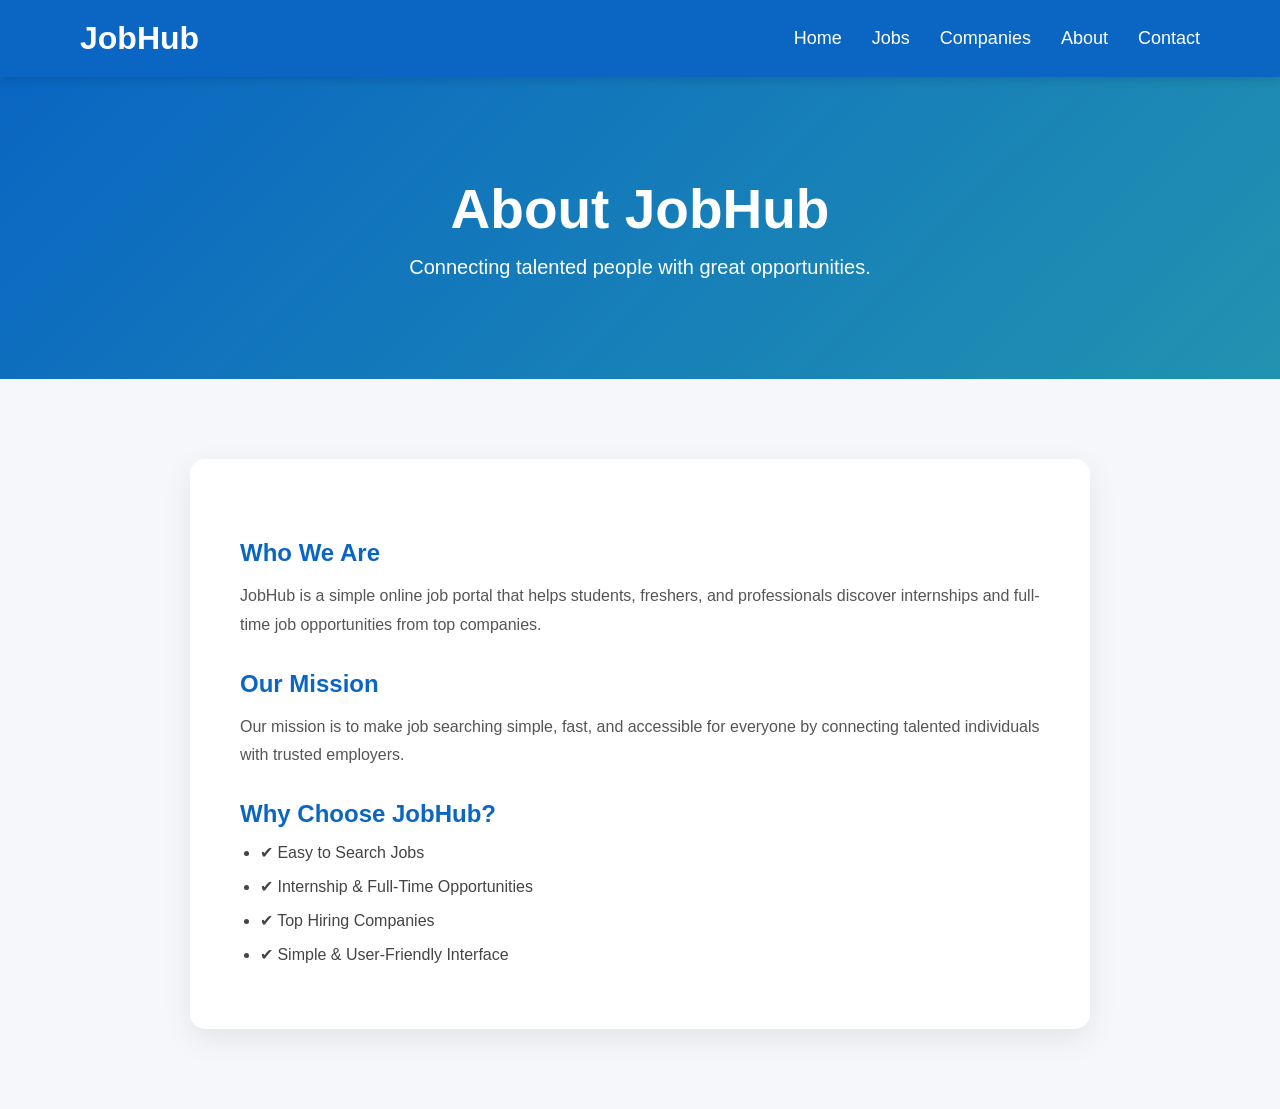
<file: about.html>
<!DOCTYPE html>
<html lang="en">

<head>
    <meta charset="UTF-8">
    <meta name="viewport" content="width=device-width, initial-scale=1.0">
    <title>About | JobHub</title>

    <link rel="stylesheet" href="style.css">
</head>

<body>

    <!-- Navigation -->

    <nav>

        <div class="logo">
            JobHub
        </div>

        <ul>
            <li><a href="index.html">Home</a></li>
            <li><a href="jobs.html">Jobs</a></li>
            <li><a href="companies.html">Companies</a></li>
            <li><a href="about.html">About</a></li>
            <li><a href="contact.html">Contact</a></li>
        </ul>

    </nav>

    <!-- Banner -->

    <section class="page-title">

        <h1>About JobHub</h1>

        <p>
            Connecting talented people with great opportunities.
        </p>

    </section>

    <!-- About -->

    <section class="about">

        <div class="about-content">

            <h2>Who We Are</h2>

            <p>
                JobHub is a simple online job portal that helps students,
                freshers, and professionals discover internships and full-time
                job opportunities from top companies.
            </p>

            <h2>Our Mission</h2>

            <p>
                Our mission is to make job searching simple, fast, and
                accessible for everyone by connecting talented individuals
                with trusted employers.
            </p>

            <h2>Why Choose JobHub?</h2>

            <ul>

                <li>✔ Easy to Search Jobs</li>

                <li>✔ Internship & Full-Time Opportunities</li>

                <li>✔ Top Hiring Companies</li>

                <li>✔ Simple & User-Friendly Interface</li>

            </ul>

        </div>

    </section>

</body>

</html>
</file>
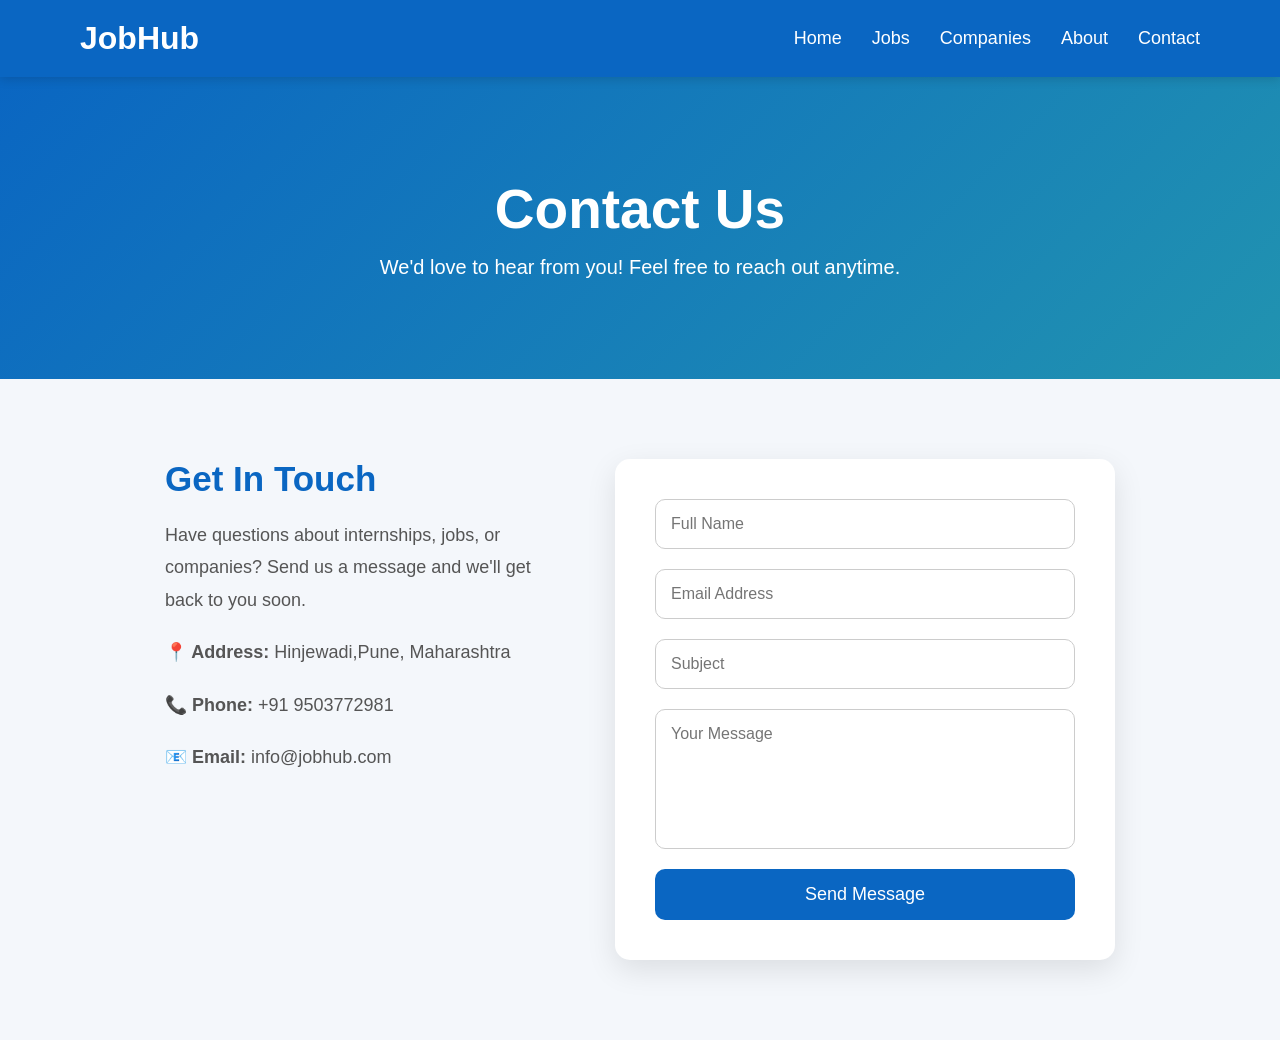
<file: contact.html>
<!DOCTYPE html>
<html lang="en">

<head>
    <meta charset="UTF-8">
    <meta name="viewport" content="width=device-width, initial-scale=1.0">
    <title>Contact | JobHub</title>

    <link rel="stylesheet" href="style.css">
</head>

<body>

    <!-- Navigation -->

    <nav>

        <div class="logo">
            JobHub
        </div>

        <ul>
            <li><a href="index.html">Home</a></li>
            <li><a href="jobs.html">Jobs</a></li>
            <li><a href="companies.html">Companies</a></li>
            <li><a href="about.html">About</a></li>
            <li><a href="contact.html">Contact</a></li>
        </ul>

    </nav>

    <!-- Page Banner -->

    <section class="page-title">

        <h1>Contact Us</h1>

        <p>
            We'd love to hear from you! Feel free to reach out anytime.
        </p>

    </section>

    <!-- Contact Section -->

    <section class="contact">

        <!-- Contact Information -->

        <div class="contact-info">

            <h2>Get In Touch</h2>

            <p>
                Have questions about internships, jobs, or companies?
                Send us a message and we'll get back to you soon.
            </p>

            <p><strong>📍 Address:</strong> Hinjewadi,Pune, Maharashtra</p>

            <p><strong>📞 Phone:</strong> +91 9503772981</p>

            <p><strong>📧 Email:</strong> info@jobhub.com</p>

        </div>

        <!-- Contact Form -->

        <div class="contact-form">

            <form>

                <input type="text" placeholder="Full Name" required>

                <input type="email" placeholder="Email Address" required>

                <input type="text" placeholder="Subject">

                <textarea rows="6" placeholder="Your Message"></textarea>

                <button type="submit">Send Message</button>

            </form>

        </div>
</file>
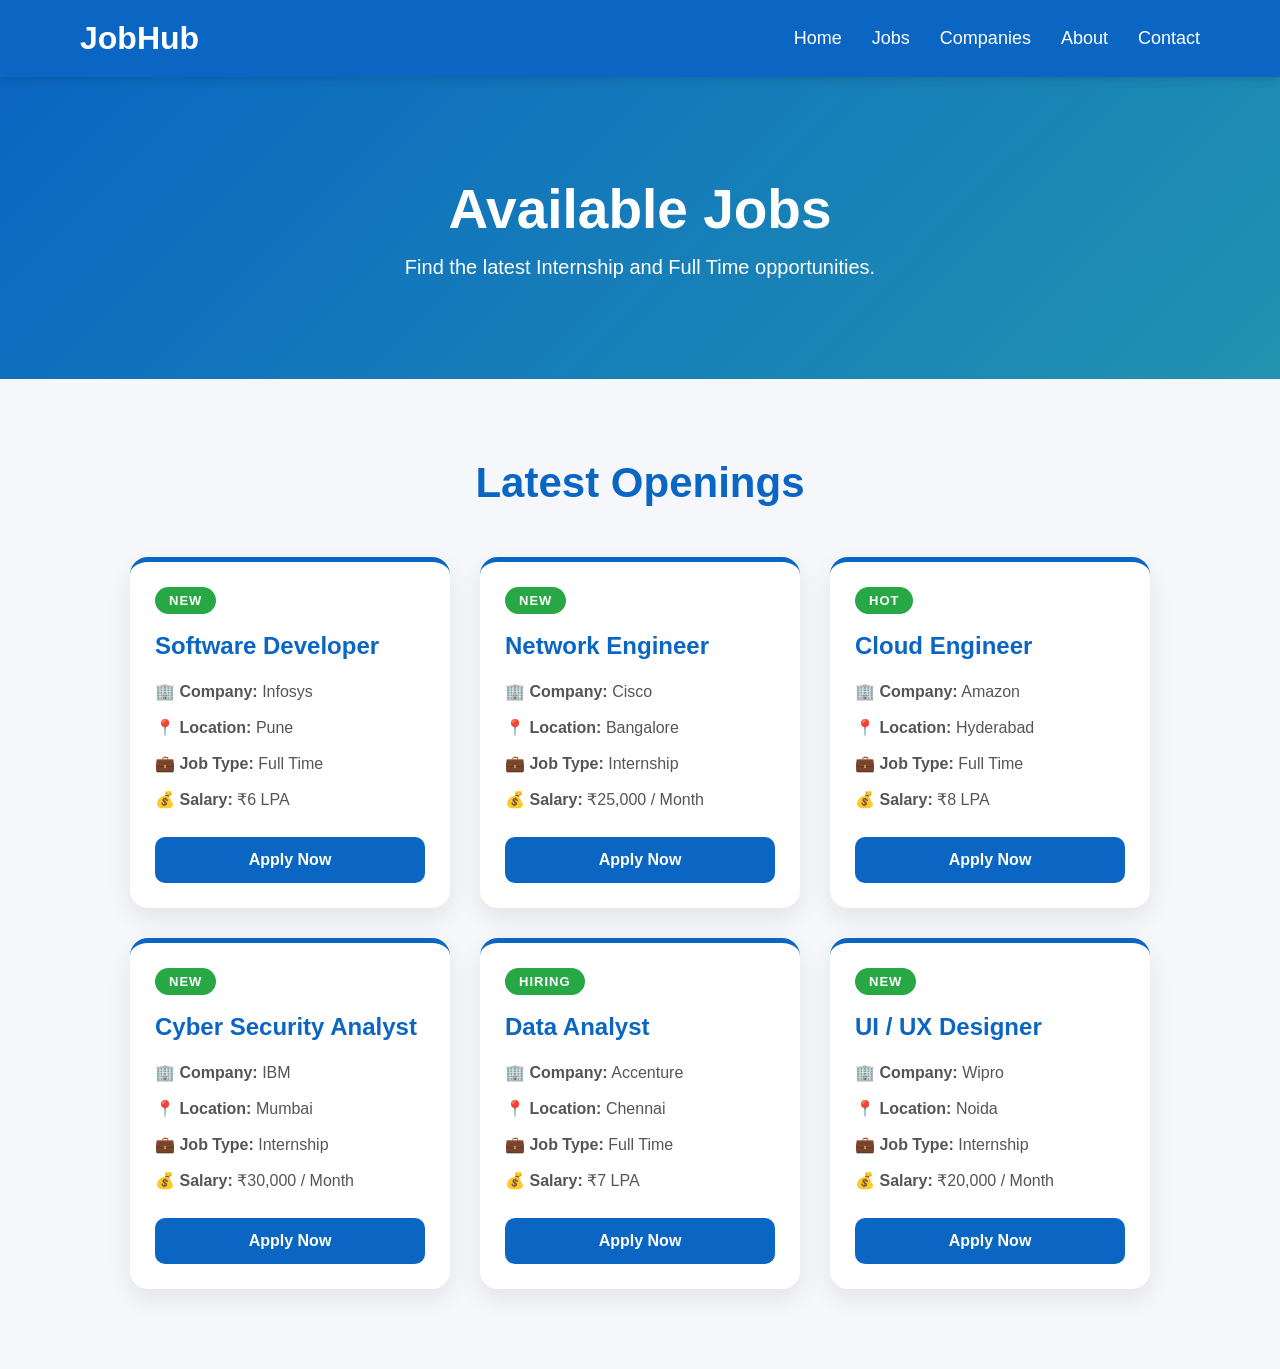
<file: jobs.html>
<!DOCTYPE html>
<html lang="en">

<head>
    <meta charset="UTF-8">
    <meta name="viewport" content="width=device-width, initial-scale=1.0">
    <title>Jobs | JobHub</title>

    <link rel="stylesheet" href="style.css">
</head>

<body>

    <!-- Navigation -->

    <nav>

        <div class="logo">
            JobHub
        </div>

        <ul>
            <li><a href="index.html">Home</a></li>
            <li><a href="jobs.html">Jobs</a></li>
            <li><a href="companies.html">Companies</a></li>
            <li><a href="about.html">About</a></li>
            <li><a href="contact.html">Contact</a></li>
        </ul>

    </nav>

    <!-- Heading -->

    <section class="page-title">

        <h1>Available Jobs</h1>

        <p>
            Find the latest Internship and Full Time opportunities.
        </p>

    </section>

    <!-- Jobs -->

    <section class="jobs">

        <h2>Latest Openings</h2>

        <div class="job-container">

    <!-- Card 1 -->

    <div class="job-card">

        <span class="badge">NEW</span>

        <h3>Software Developer</h3>

        <p>🏢 <strong>Company:</strong> Infosys</p>

        <p>📍 <strong>Location:</strong> Pune</p>

        <p>💼 <strong>Job Type:</strong> Full Time</p>

        <p>💰 <strong>Salary:</strong> ₹6 LPA</p>

        <a href="#" class="apply-btn">Apply Now</a>

    </div>

    <!-- Card 2 -->

    <div class="job-card">

        <span class="badge">NEW</span>

        <h3>Network Engineer</h3>

        <p>🏢 <strong>Company:</strong> Cisco</p>

        <p>📍 <strong>Location:</strong> Bangalore</p>

        <p>💼 <strong>Job Type:</strong> Internship</p>

        <p>💰 <strong>Salary:</strong> ₹25,000 / Month</p>

        <a href="#" class="apply-btn">Apply Now</a>

    </div>

    <!-- Card 3 -->

    <div class="job-card">

        <span class="badge">HOT</span>

        <h3>Cloud Engineer</h3>

        <p>🏢 <strong>Company:</strong> Amazon</p>

        <p>📍 <strong>Location:</strong> Hyderabad</p>

        <p>💼 <strong>Job Type:</strong> Full Time</p>

        <p>💰 <strong>Salary:</strong> ₹8 LPA</p>

        <a href="#" class="apply-btn">Apply Now</a>

    </div>

    <!-- Card 4 -->

    <div class="job-card">

        <span class="badge">NEW</span>

        <h3>Cyber Security Analyst</h3>

        <p>🏢 <strong>Company:</strong> IBM</p>

        <p>📍 <strong>Location:</strong> Mumbai</p>

        <p>💼 <strong>Job Type:</strong> Internship</p>

        <p>💰 <strong>Salary:</strong> ₹30,000 / Month</p>

        <a href="#" class="apply-btn">Apply Now</a>

    </div>

    <!-- Card 5 -->

    <div class="job-card">

        <span class="badge">HIRING</span>

        <h3>Data Analyst</h3>

        <p>🏢 <strong>Company:</strong> Accenture</p>

        <p>📍 <strong>Location:</strong> Chennai</p>

        <p>💼 <strong>Job Type:</strong> Full Time</p>

        <p>💰 <strong>Salary:</strong> ₹7 LPA</p>

        <a href="#" class="apply-btn">Apply Now</a>

    </div>

    <!-- Card 6 -->

    <div class="job-card">

        <span class="badge">NEW</span>

        <h3>UI / UX Designer</h3>

        <p>🏢 <strong>Company:</strong> Wipro</p>

        <p>📍 <strong>Location:</strong> Noida</p>

        <p>💼 <strong>Job Type:</strong> Internship</p>

        <p>💰 <strong>Salary:</strong> ₹20,000 / Month</p>

        <a href="#" class="apply-btn">Apply Now</a>

    </div>

</div>
</file>
<file: style.css>
/* ==========================
        GLOBAL STYLES
========================== */

*{
    margin:0;
    padding:0;
    box-sizing:border-box;
    font-family:Arial, Helvetica, sans-serif;
    scroll-behavior:smooth;
}

body{
    background:#f4f7fb;
    color:#333;
}

/* ==========================
        NAVIGATION BAR
========================== */

nav{
    display:flex;
    justify-content:space-between;
    align-items:center;
    padding:20px 80px;
    background:#0a66c2;
    position:sticky;
    top:0;
    z-index:1000;
    box-shadow:0 2px 10px rgba(0,0,0,.15);
}

.logo{
    color:white;
    font-size:32px;
    font-weight:bold;
}

nav ul{
    display:flex;
    list-style:none;
}

nav ul li{
    margin-left:30px;
}

nav ul li a{
    color:white;
    text-decoration:none;
    font-size:18px;
    transition:.3s;
}

nav ul li a:hover{
    color:#ffd43b;
}

/* ==========================
        HERO SECTION
========================== */

.hero{
    height:90vh;
    display:flex;
    flex-direction:column;
    justify-content:center;
    align-items:center;
    text-align:center;
    background:linear-gradient(135deg,#0a66c2,#2193b0);
    color:white;
}

.hero h1{
    font-size:65px;
    margin-bottom:20px;
}

.hero p{
    width:700px;
    max-width:90%;
    font-size:22px;
    line-height:1.6;
}

.btn{
    margin-top:35px;
    display:inline-block;
    text-decoration:none;
    background:white;
    color:#0a66c2;
    padding:16px 40px;
    border-radius:50px;
    font-weight:bold;
    transition:.3s;
}

.btn:hover{
    background:#ffd43b;
    color:black;
    transform:scale(1.05);
}

/* ==========================
      SEARCH SECTION
========================== */

.search{
    padding:80px;
    background:white;
}

.search h2{
    text-align:center;
    font-size:40px;
    color:#0a66c2;
    margin-bottom:40px;
}

.search-box{
    display:flex;
    justify-content:center;
    gap:20px;
    flex-wrap:wrap;
}

.search-box select,
.search-box input{

    width:250px;
    padding:15px;

    border:1px solid #ccc;
    border-radius:10px;

    font-size:16px;

}

.search-box button{

    padding:15px 30px;

    border:none;
    background:#0a66c2;
    color:white;

    border-radius:10px;

    cursor:pointer;

    transition:.3s;

}

.search-box button:hover{

    background:#084c94;

}


/* ==========================
        FEATURED JOBS
========================== */

.jobs{

    padding:80px;
    background:#f5f7fa;

}

.jobs h2{

    text-align:center;
    color:#0a66c2;
    font-size:42px;
    margin-bottom:50px;

}

.job-container{

    display:flex;
    justify-content:center;
    flex-wrap:wrap;
    gap:30px;

}

.job-card{

    width:320px;
    background:white;
    padding:25px;
    border-radius:18px;

    border-top:5px solid #0a66c2;

    box-shadow:0 10px 25px rgba(0,0,0,.08);

    transition:.4s;

}

.job-card:hover{

    transform:translateY(-10px);

    box-shadow:0 20px 40px rgba(0,0,0,.18);

}

.badge{

    display:inline-block;

    background:#28a745;

    color:white;

    padding:6px 14px;

    border-radius:20px;

    font-size:13px;

    font-weight:bold;

    margin-bottom:18px;

    letter-spacing:1px;

}

.job-card h3{

    color:#0a66c2;

    font-size:24px;

    margin-bottom:20px;

}

.job-card p{

    margin:12px 0;

    color:#555;

    font-size:16px;

    line-height:1.5;

}

.apply-btn{

    display:block;

    text-align:center;

    margin-top:25px;

    text-decoration:none;

    background:#0a66c2;

    color:white;

    padding:14px;

    border-radius:10px;

    font-weight:bold;

    transition:.3s;

}

.apply-btn:hover{

    background:#28a745;

    transform:scale(1.03);

}

/* ==========================
        STATISTICS
========================== */

.stats{

    background:#0a66c2;

    padding:70px;

    display:flex;

    justify-content:space-around;

    flex-wrap:wrap;

    text-align:center;

}

.stat-box{

    color:white;

}

.stat-box h2{

    font-size:50px;

}

.stat-box p{

    margin-top:10px;

    font-size:20px;

}

/* ==========================
      TOP COMPANIES
========================== */

.companies{

    padding:80px;

    background:white;

}

.companies h2{

    text-align:center;

    color:#0a66c2;

    font-size:40px;

    margin-bottom:50px;

}

.company-container{

    display:flex;

    justify-content:center;

    gap:30px;

    flex-wrap:wrap;

}

.company-card{

    width:250px;

    background:#f8f9fa;

    padding:30px;

    border-radius:20px;

    text-align:center;

    transition:.3s;

    box-shadow:0 10px 25px rgba(0,0,0,.08);

}

.company-card:hover{

    transform:translateY(-10px);

}

.company-card img{

    width:120px;

    height:70px;

    object-fit:contain;

    margin-bottom:20px;

}

.company-card h3{

    color:#0a66c2;

    margin-bottom:10px;

}

/* ==========================
          FOOTER
========================== */

footer{

    background:linear-gradient(135deg,#0a66c2,#084c94);

    color:white;

    padding:60px 80px 20px;

}

.footer-container{

    display:flex;

    justify-content:space-between;

    flex-wrap:wrap;

    gap:40px;

}

.footer-box{

    flex:1;

    min-width:220px;

}

.footer-box h3{

    margin-bottom:20px;

}

.footer-box p{

    line-height:1.8;

}

.footer-box a{

    display:block;

    color:white;

    text-decoration:none;

    margin:10px 0;

    transition:.3s;

}

.footer-box a:hover{

    color:#ffd43b;

    padding-left:8px;

}

footer hr{

    margin:35px 0 20px;

    border:none;

    height:1px;

    background:rgba(255,255,255,.3);

}

.copyright{

    text-align:center;

}

/* ==========================
      RESPONSIVE
========================== */

@media(max-width:768px){

nav{

    flex-direction:column;

    padding:20px;

}

nav ul{

    flex-direction:column;

    text-align:center;

    margin-top:20px;

}

nav ul li{

    margin:10px 0;

}

.hero h1{

    font-size:45px;

}

.hero p{

    font-size:18px;

}

.search,
.jobs,
.companies,
footer{

    padding:40px 20px;

}

.footer-container{

    flex-direction:column;

}

.stats{

    flex-direction:column;

    gap:30px;

}

}

/* ==========================
        PAGE TITLE
========================== */

.page-title{

    background:linear-gradient(135deg,#0a66c2,#2193b0);

    color:white;

    text-align:center;

    padding:100px 20px;

}

.page-title h1{

    font-size:55px;

    margin-bottom:15px;

}

.page-title p{

    font-size:20px;

}
/* ==========================
          ABOUT
========================== */

.about{

    padding:80px;

    background:#f5f7fa;

}

.about-content{

    max-width:900px;

    margin:auto;

    background:white;

    padding:50px;

    border-radius:15px;

    box-shadow:0 10px 30px rgba(0,0,0,.08);

}

.about-content h2{

    color:#0a66c2;

    margin:30px 0 15px;

}

.about-content p{

    line-height:1.8;

    color:#555;

    margin-bottom:20px;

}

.about-content ul{

    margin-left:20px;

}

.about-content ul li{

    margin:15px 0;

    color:#444;

}
/* ==========================
        CONTACT PAGE
========================== */

/* ==========================
        CONTACT PAGE
========================== */

.contact{
    padding:80px;
    background:#f4f7fb;

    display:flex;
    justify-content:center;
    align-items:flex-start;
    gap:50px;
    flex-wrap:wrap;
}

.contact-info{

    width:400px;

}

.contact-info h2{

    color:#0a66c2;
    font-size:35px;
    margin-bottom:20px;

}

.contact-info p{

    font-size:18px;
    line-height:1.8;
    color:#555;
    margin-bottom:20px;

}

.contact-form{

    width:500px;

    background:white;

    padding:40px;

    border-radius:15px;

    box-shadow:0 10px 30px rgba(0,0,0,.1);

}

.contact-form form{

    display:flex;
    flex-direction:column;

}

.contact-form input,
.contact-form textarea{

    padding:15px;

    margin-bottom:20px;

    border:1px solid #ccc;

    border-radius:10px;

    font-size:16px;

    outline:none;

    transition:.3s;

}

.contact-form input:focus,
.contact-form textarea:focus{

    border-color:#0a66c2;

    box-shadow:0 0 8px rgba(10,102,194,.2);

}

.contact-form textarea{

    resize:none;

}

.contact-form button{

    background:#0a66c2;

    color:white;

    border:none;

    padding:15px;

    font-size:18px;

    border-radius:10px;

    cursor:pointer;

    transition:.3s;

}

.contact-form button:hover{

    background:#084c94;

    transform:translateY(-3px);

}
/* ==========================
        TESTIMONIALS
========================== */

.testimonials{

    padding:80px;
    background:#ffffff;

}

.testimonials h2{

    text-align:center;
    color:#0a66c2;
    font-size:40px;
    margin-bottom:50px;

}

.testimonial-container{

    display:flex;
    justify-content:center;
    gap:30px;
    flex-wrap:wrap;

}

.testimonial-card{

    width:320px;
    background:#f5f7fa;
    padding:30px;
    border-radius:18px;
    text-align:center;
    box-shadow:0 10px 25px rgba(0,0,0,.08);
    transition:.4s;

}

.testimonial-card:hover{

    transform:translateY(-10px);

}

.testimonial-card img{

    width:90px;
    height:90px;
    border-radius:50%;
    object-fit:cover;
    margin-bottom:20px;
    border:4px solid #0a66c2;

}

.testimonial-card h3{

    color:#0a66c2;
    margin-bottom:5px;

}

.testimonial-card span{

    color:#777;
    font-size:15px;

}

.testimonial-card p{

    margin:20px 0;
    line-height:1.6;
    color:#555;

}

.stars{

    color:#ffc107;
    font-size:20px;
    letter-spacing:3px;

}
</file>
